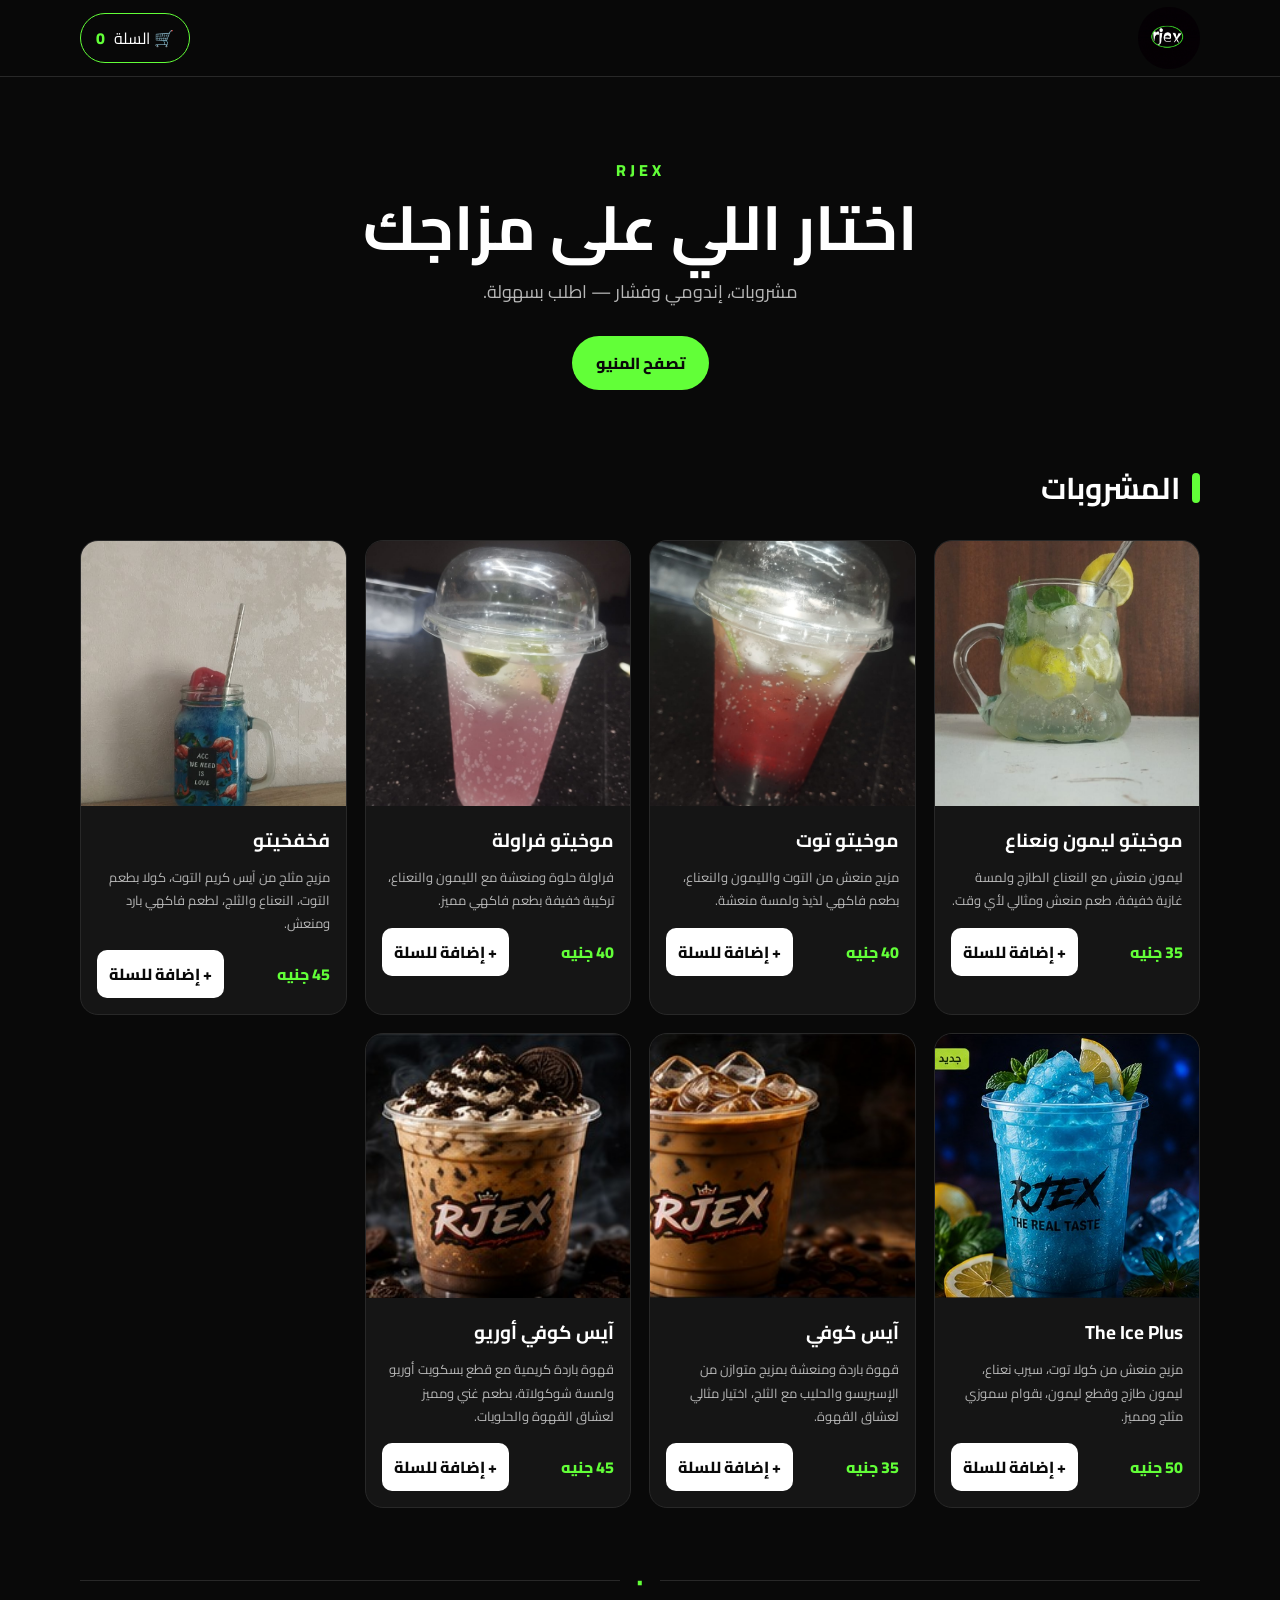
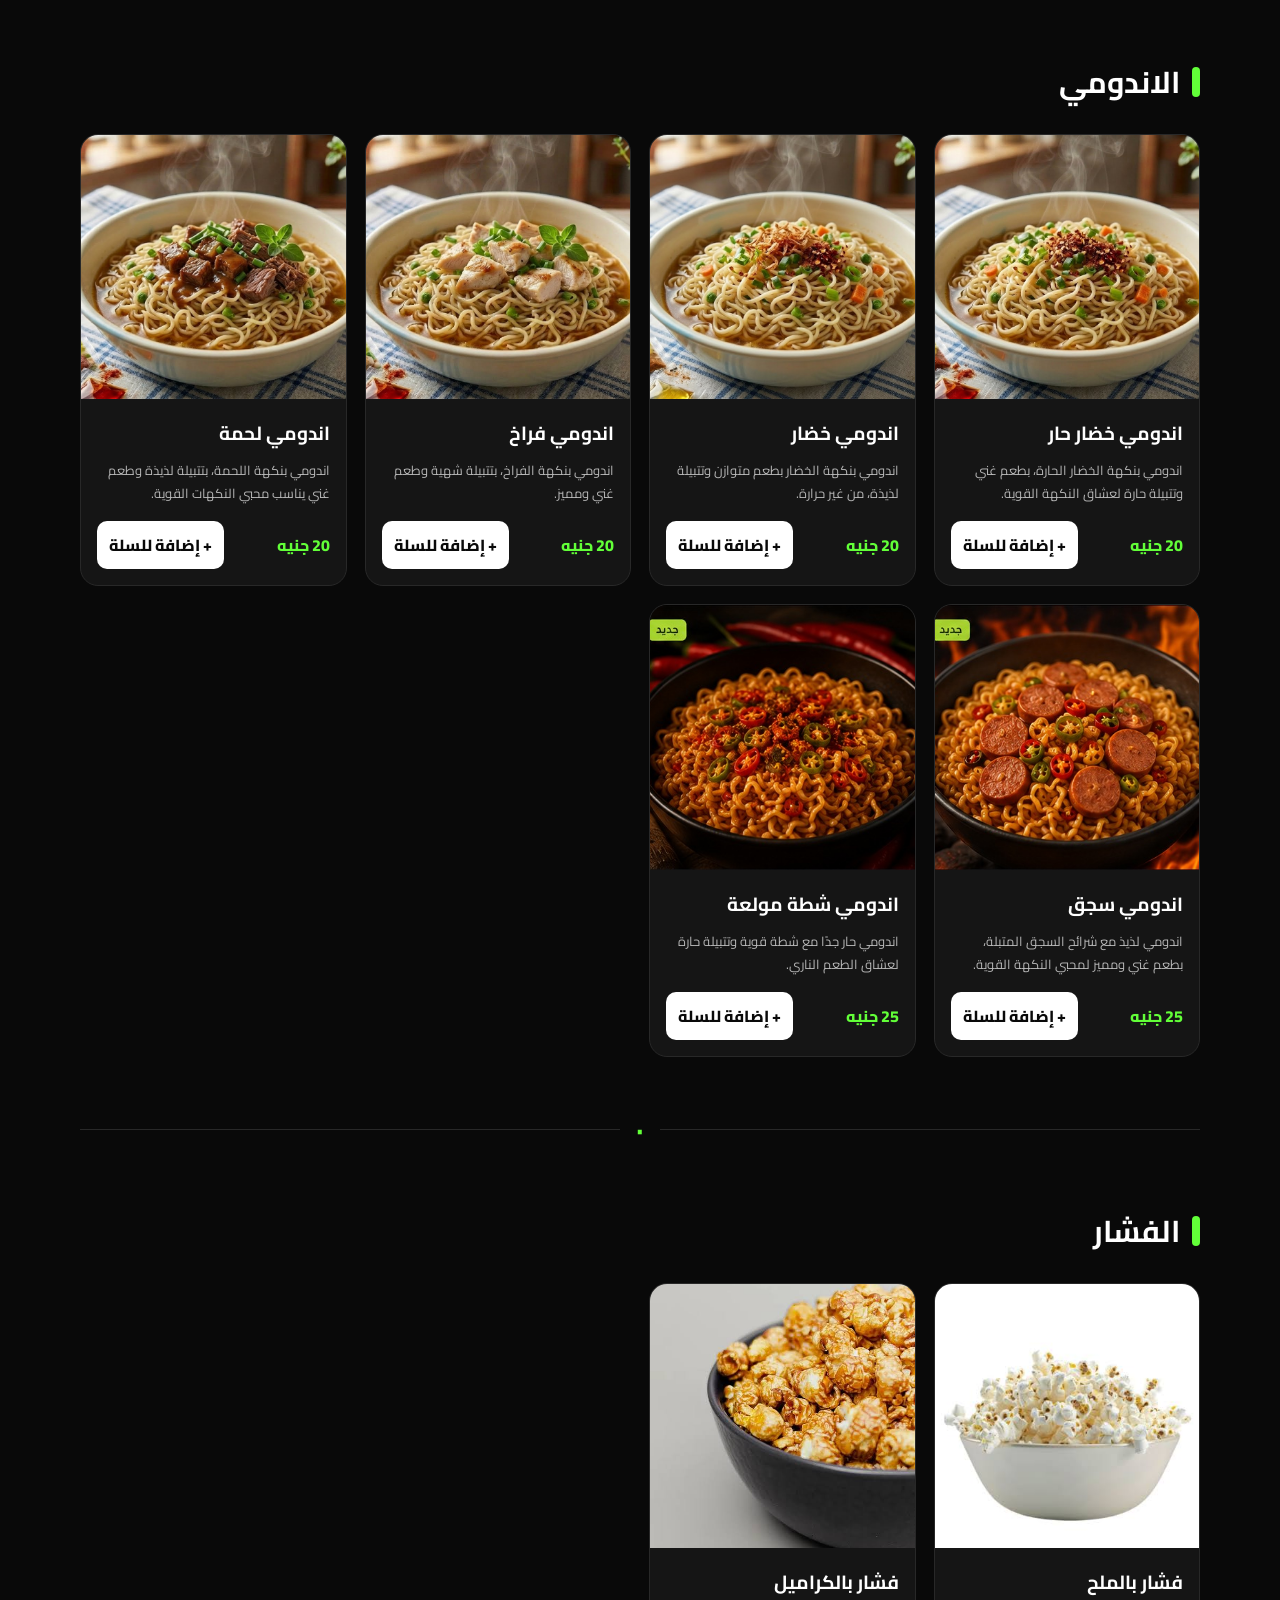
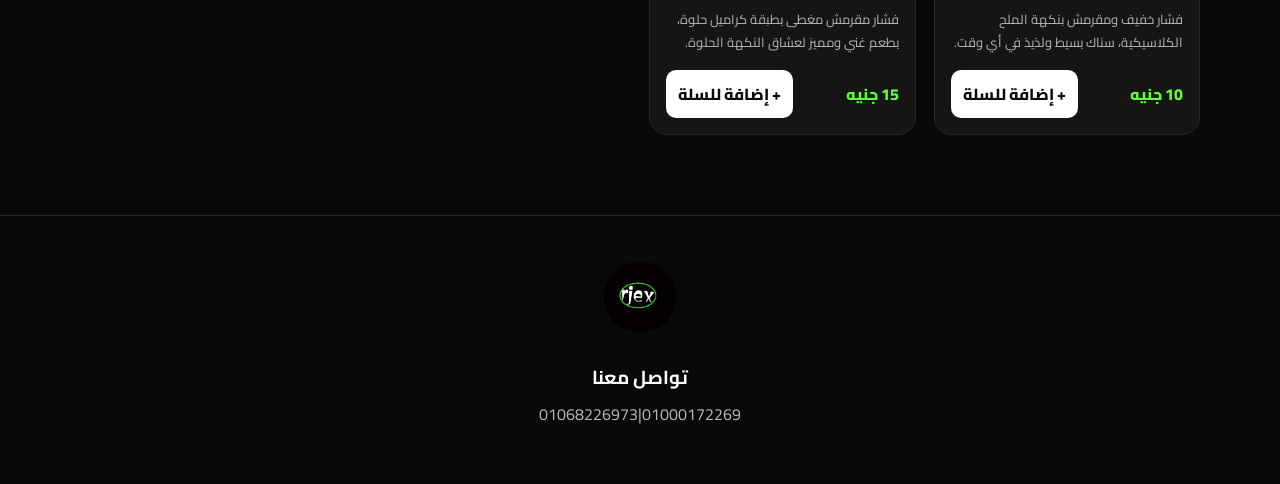
<file: index.html>
<!doctype html>
<html lang="ar" dir="rtl">
<head>
  <meta charset="UTF-8" />
  <meta name="viewport" content="width=device-width, initial-scale=1.0" />
  <meta name="description" content="RJEX - مشروبات، إندومي وفشار" />
  <title>RJEX | المنيو</title>
  <link rel="stylesheet" href="./style.css" />
  <meta name="google-site-verification" content="VsKVfniHfHyB11Z2EcmIlKdyLxBZomgp7vwyWcuhJVs" />
</head>
<body>
  <header class="header">
    <div class="container nav">
      <a href="#" class="brand" aria-label="RJEX">
        <img src="./assets/logo.jpeg" alt="RJEX" class="logo" />
      </a>
      <button class="cart-btn" id="openCart" type="button">
        🛒 السلة <span id="cartCount">0</span>
      </button>
    </div>
  </header>

  <main>
    <section class="hero container">
      <p class="eyebrow">RJEX</p>
      <h1>اختار اللي على مزاجك</h1>
      <p>مشروبات، إندومي وفشار — اطلب بسهولة.</p>
      <a href="#menu" class="hero-btn">تصفح المنيو</a>
    </section>

    <section id="menu" class="container menu">
      <section class="category">
        <h2>المشروبات</h2>
        <div class="products" id="drinks"></div>
      </section>

      <div class="separator"><span>•</span></div>

      <section class="category">
        <h2>الاندومي</h2>
        <div class="products" id="noodles"></div>
      </section>

      <div class="separator"><span>•</span></div>

      <section class="category">
        <h2>الفشار</h2>
        <div class="products" id="popcorn"></div>
      </section>
    </section>
  </main>

  <footer class="footer">
    <div class="container">
      <img src="./assets/logo.jpeg" alt="RJEX" class="footer-logo" />
      <h3>تواصل معنا</h3>
      <p>01000172269|01068226973</p>
    </div>
  </footer>

  <!-- Cart -->
  <div class="overlay" id="overlay"></div>
  <aside class="cart" id="cart" aria-label="سلة المشتريات" aria-hidden="true">
    <div class="cart-head">
      <h2>سلة المشتريات</h2>
      <button id="closeCart" type="button" aria-label="إغلاق">×</button>
    </div>
    <div id="cartItems" class="cart-items"></div>
    <div class="cart-footer">
      <div class="total">
        <span>الإجمالي</span>
        <strong><span id="cartTotal">0</span> جنيه</strong>
      </div>
      <button class="checkout-btn" id="checkoutBtn" type="button">إتمام الطلب</button>
    </div>
  </aside>

  <!-- Checkout -->
  <div class="modal-backdrop" id="checkoutBackdrop" aria-hidden="true">
    <section class="checkout-modal" role="dialog" aria-modal="true" aria-labelledby="checkoutTitle">
      <div class="checkout-head">
        <div>
          <p class="eyebrow">RJEX</p>
          <h2 id="checkoutTitle">تأكيد الطلب</h2>
        </div>
        <button class="modal-close" id="closeCheckout" type="button" aria-label="إغلاق">×</button>
      </div>

      <form id="checkoutForm" novalidate>
        <div class="form-grid">
          <label>
            الاسم
            <input id="customerName" name="name" type="text" autocomplete="name" placeholder="اكتب اسمك" required />
          </label>

          <label>
            رقم الهاتف
            <input id="customerPhone" name="phone" type="tel" inputmode="tel" autocomplete="tel"
              placeholder="01xxxxxxxxx" required />
          </label>
        </div>

        <label>
          العنوان بالتفصيل
          <textarea id="customerAddress" name="address" rows="3" autocomplete="street-address"
            placeholder="اكتب عنوان التوصيل بالتفصيل" required></textarea>
        </label>

        <div class="location-box">
          <div>
            <strong>موقع التوصيل</strong>
            <p id="locationStatus">لم يتم تحديد الموقع بعد.</p>
          </div>
          <button class="location-btn" id="locationBtn" type="button">📍 تحديد موقعي</button>
        </div>

        <div class="order-preview">
          <div class="preview-head">
            <strong>ملخص الطلب</strong>
            <strong><span id="checkoutTotal">0</span> جنيه</strong>
          </div>
          <div id="checkoutItems"></div>
        </div>

        <p class="form-error" id="formError" role="alert"></p>

        <button class="confirm-btn" id="confirmOrderBtn" type="submit">
          تأكيد وإرسال الطلب
        </button>
        <p class="secure-note">لن يتم إرسال الطلب إلا بعد الضغط على زر التأكيد.</p>
      </form>

      <div class="success-state" id="successState" hidden>
        <div class="success-icon">✓</div>
        <h2>تم إرسال طلبك بنجاح</h2>
        <p>وصل طلبك إلى RJEX وسيتم التواصل معك لتأكيده.</p>
        <button class="confirm-btn" id="successClose" type="button">العودة للمنيو</button>
      </div>
    </section>
  </div>

  <script src="./script.js"></script>
</body>
</html>
</file>
<file: style.css>
@import url('https://fonts.googleapis.com/css2?family=Cairo:wght@400;600;700;800&display=swap');

:root {
  --black:#090909;
  --card:#151515;
  --white:#fff;
  --muted:#b7b7b7;
  --green:#62ff38;
  --border:#282828;
  --danger:#ff6b6b;
}

* { box-sizing:border-box; }
html { scroll-behavior:smooth; }
body {
  margin:0;
  background:var(--black);
  color:var(--white);
  font-family:'Cairo',sans-serif;
}
body.modal-open { overflow:hidden; }
button,a,input,textarea { font:inherit; }
button { cursor:pointer; }
.container { width:min(1120px,calc(100% - 32px)); margin:auto; }

.header {
  position:sticky;
  top:0;
  z-index:20;
  background:rgba(9,9,9,.88);
  backdrop-filter:blur(12px);
  border-bottom:1px solid var(--border);
}
.nav {
  height:76px;
  display:flex;
  align-items:center;
  justify-content:space-between;
}
.brand { display:flex; align-items:center; }
.logo {
  width:62px;
  height:62px;
  object-fit:cover;
  border-radius:50%;
}
.cart-btn {
  border:1px solid var(--green);
  background:transparent;
  color:var(--white);
  border-radius:999px;
  padding:9px 15px;
}
.cart-btn span {
  color:var(--green);
  font-weight:800;
  margin-right:5px;
}

.hero {
  text-align:center;
  padding:78px 0 70px;
}
.eyebrow {
  color:var(--green);
  font-weight:800;
  letter-spacing:4px;
  margin:0 0 8px;
}
.hero h1 {
  font-size:clamp(34px,6vw,62px);
  line-height:1.1;
  margin:0 0 14px;
}
.hero p:not(.eyebrow) {
  color:var(--muted);
  font-size:18px;
  margin:0 0 28px;
}
.hero-btn {
  display:inline-block;
  text-decoration:none;
  color:var(--black);
  background:var(--green);
  padding:12px 24px;
  border-radius:999px;
  font-weight:800;
}

.menu { padding-bottom:80px; }
.category h2 {
  font-size:30px;
  margin:0 0 24px;
  display:flex;
  align-items:center;
  gap:12px;
}
.category h2::before {
  content:'';
  width:8px;
  height:30px;
  background:var(--green);
  border-radius:8px;
}
.products {
  display:grid;
  grid-template-columns:repeat(4,1fr);
  gap:18px;
}
.card {
  background:var(--card);
  border:1px solid var(--border);
  border-radius:18px;
  overflow:hidden;
  transition:.2s;
}
.card:hover {
  transform:translateY(-3px);
  border-color:#3d3d3d;
}
.product-img {
  width:100%;
  aspect-ratio:1/1;
  display:block;
  object-fit:cover;
  background:#202020;
}
.card-body { padding:16px; }
.card h3 { margin:0 0 8px; font-size:19px; }
.card p {
  color:var(--muted);
  font-size:13px;
  line-height:1.8;
  min-height:48px;
  margin:0 0 14px;
}
.card-bottom {
  display:flex;
  align-items:center;
  justify-content:space-between;
  gap:10px;
}
.price {
  font-weight:800;
  color:var(--green);
  white-space:nowrap;
}
.add-btn {
  border:0;
  background:var(--white);
  color:var(--black);
  border-radius:10px;
  padding:9px 12px;
  font-weight:800;
}
.add-btn:active,.checkout-btn:active,.confirm-btn:active,.location-btn:active {
  transform:scale(.98);
}

.separator {
  display:flex;
  align-items:center;
  gap:16px;
  margin:58px 0;
  color:var(--green);
}
.separator::before,.separator::after {
  content:'';
  height:1px;
  background:var(--border);
  flex:1;
}

.footer {
  border-top:1px solid var(--border);
  text-align:center;
  padding:45px 0 55px;
}
.footer-logo {
  width:72px;
  height:72px;
  object-fit:cover;
  border-radius:50%;
}
.footer h3 { margin:18px 0 4px; }
.footer p { color:var(--muted); margin:0; }

.overlay {
  position:fixed;
  inset:0;
  background:rgba(0,0,0,.65);
  opacity:0;
  visibility:hidden;
  transition:.2s;
  z-index:29;
}
.cart {
  position:fixed;
  top:0;
  right:0;
  width:min(430px,100%);
  height:100dvh;
  background:#101010;
  z-index:30;
  transform:translateX(100%);
  transition:.25s;
  display:flex;
  flex-direction:column;
  border-left:1px solid var(--border);
}
.cart.open { transform:translateX(0); }
.overlay.open { opacity:1; visibility:visible; }
.cart-head {
  display:flex;
  align-items:center;
  justify-content:space-between;
  padding:20px;
  border-bottom:1px solid var(--border);
}
.cart-head h2 { margin:0; font-size:22px; }
.cart-head button,.modal-close {
  border:0;
  background:transparent;
  color:#fff;
  font-size:30px;
  line-height:1;
}
.cart-items { flex:1; overflow:auto; padding:18px; }
.cart-row {
  display:grid;
  grid-template-columns:1fr auto;
  gap:12px;
  padding:14px 0;
  border-bottom:1px solid var(--border);
}
.cart-row h4 { margin:0 0 5px; }
.cart-row small { color:var(--muted); }
.qty {
  display:flex;
  align-items:center;
  gap:8px;
}
.qty button {
  width:28px;
  height:28px;
  border:1px solid var(--border);
  background:#1d1d1d;
  color:#fff;
  border-radius:7px;
}
.cart-footer {
  padding:18px;
  border-top:1px solid var(--border);
}
.total {
  display:flex;
  justify-content:space-between;
  margin-bottom:14px;
}
.total strong { color:var(--green); }
.checkout-btn,.confirm-btn {
  width:100%;
  border:0;
  background:var(--green);
  color:var(--black);
  border-radius:12px;
  padding:13px;
  font-weight:800;
}
.checkout-btn:disabled {
  opacity:.45;
  cursor:not-allowed;
}
.empty {
  color:var(--muted);
  text-align:center;
  padding:40px 0;
}

/* Checkout modal */
.modal-backdrop {
  position:fixed;
  inset:0;
  z-index:50;
  background:rgba(0,0,0,.78);
  display:grid;
  place-items:center;
  padding:18px;
  opacity:0;
  visibility:hidden;
  transition:.2s;
}
.modal-backdrop.open {
  opacity:1;
  visibility:visible;
}
.checkout-modal {
  width:min(680px,100%);
  max-height:min(92dvh,900px);
  overflow:auto;
  background:#111;
  border:1px solid var(--border);
  border-radius:22px;
  box-shadow:0 20px 80px rgba(0,0,0,.5);
  padding:24px;
}
.checkout-head {
  display:flex;
  align-items:flex-start;
  justify-content:space-between;
  gap:20px;
  margin-bottom:22px;
}
.checkout-head .eyebrow { margin-bottom:2px; }
.checkout-head h2 { margin:0; font-size:28px; }

.form-grid {
  display:grid;
  grid-template-columns:1fr 1fr;
  gap:14px;
}
label {
  display:block;
  color:#fff;
  font-weight:700;
  margin-bottom:14px;
}
input,textarea {
  width:100%;
  margin-top:7px;
  border:1px solid var(--border);
  background:#1a1a1a;
  color:#fff;
  border-radius:11px;
  padding:12px 13px;
  outline:none;
  resize:vertical;
}
input:focus,textarea:focus {
  border-color:var(--green);
}
.location-box {
  display:flex;
  align-items:center;
  justify-content:space-between;
  gap:14px;
  border:1px solid var(--border);
  background:#151515;
  border-radius:14px;
  padding:14px;
  margin:3px 0 16px;
}
.location-box strong { display:block; }
.location-box p {
  margin:3px 0 0;
  color:var(--muted);
  font-size:13px;
}
.location-btn {
  border:1px solid var(--green);
  background:transparent;
  color:#fff;
  border-radius:10px;
  padding:9px 12px;
  white-space:nowrap;
}
.location-btn.done {
  background:var(--green);
  color:var(--black);
}
.order-preview {
  border:1px solid var(--border);
  border-radius:14px;
  overflow:hidden;
  margin-bottom:14px;
}
.preview-head {
  display:flex;
  justify-content:space-between;
  padding:13px 14px;
  background:#181818;
  border-bottom:1px solid var(--border);
}
.preview-head strong:last-child { color:var(--green); }
.preview-item {
  display:flex;
  justify-content:space-between;
  gap:10px;
  padding:10px 14px;
  border-bottom:1px solid var(--border);
  color:#ddd;
}
.preview-item:last-child { border-bottom:0; }
.preview-item span:last-child { color:var(--green); font-weight:700; }
.form-error {
  min-height:22px;
  color:var(--danger);
  font-size:13px;
  margin:4px 0 8px;
}
.secure-note {
  color:#777;
  text-align:center;
  font-size:11px;
  margin:10px 0 0;
}
.confirm-btn.loading {
  opacity:.7;
  cursor:wait;
}
.success-state { text-align:center; padding:30px 10px 10px; }
.success-icon {
  width:68px;
  height:68px;
  display:grid;
  place-items:center;
  margin:0 auto 16px;
  border-radius:50%;
  background:var(--green);
  color:var(--black);
  font-size:38px;
  font-weight:800;
}
.success-state h2 { margin:0 0 8px; }
.success-state p { color:var(--muted); margin:0 0 22px; }

@media (max-width:850px) {
  .products { grid-template-columns:repeat(2,1fr); }
}
@media (max-width:600px) {
  .form-grid { grid-template-columns:1fr; gap:0; }
  .location-box { align-items:stretch; flex-direction:column; }
  .location-btn { width:100%; }
}
@media (max-width:500px) {
  .container { width:min(100% - 22px,1120px); }
  .hero { padding:60px 0 55px; }
  .products { gap:10px; }
  .card-body { padding:12px; }
  .card h3 { font-size:16px; }
  .card p { font-size:12px; min-height:58px; }
  .add-btn { padding:8px 9px; font-size:12px; }
  .price { font-size:13px; }
  .checkout-modal { padding:18px; border-radius:18px; }
}
</file>
